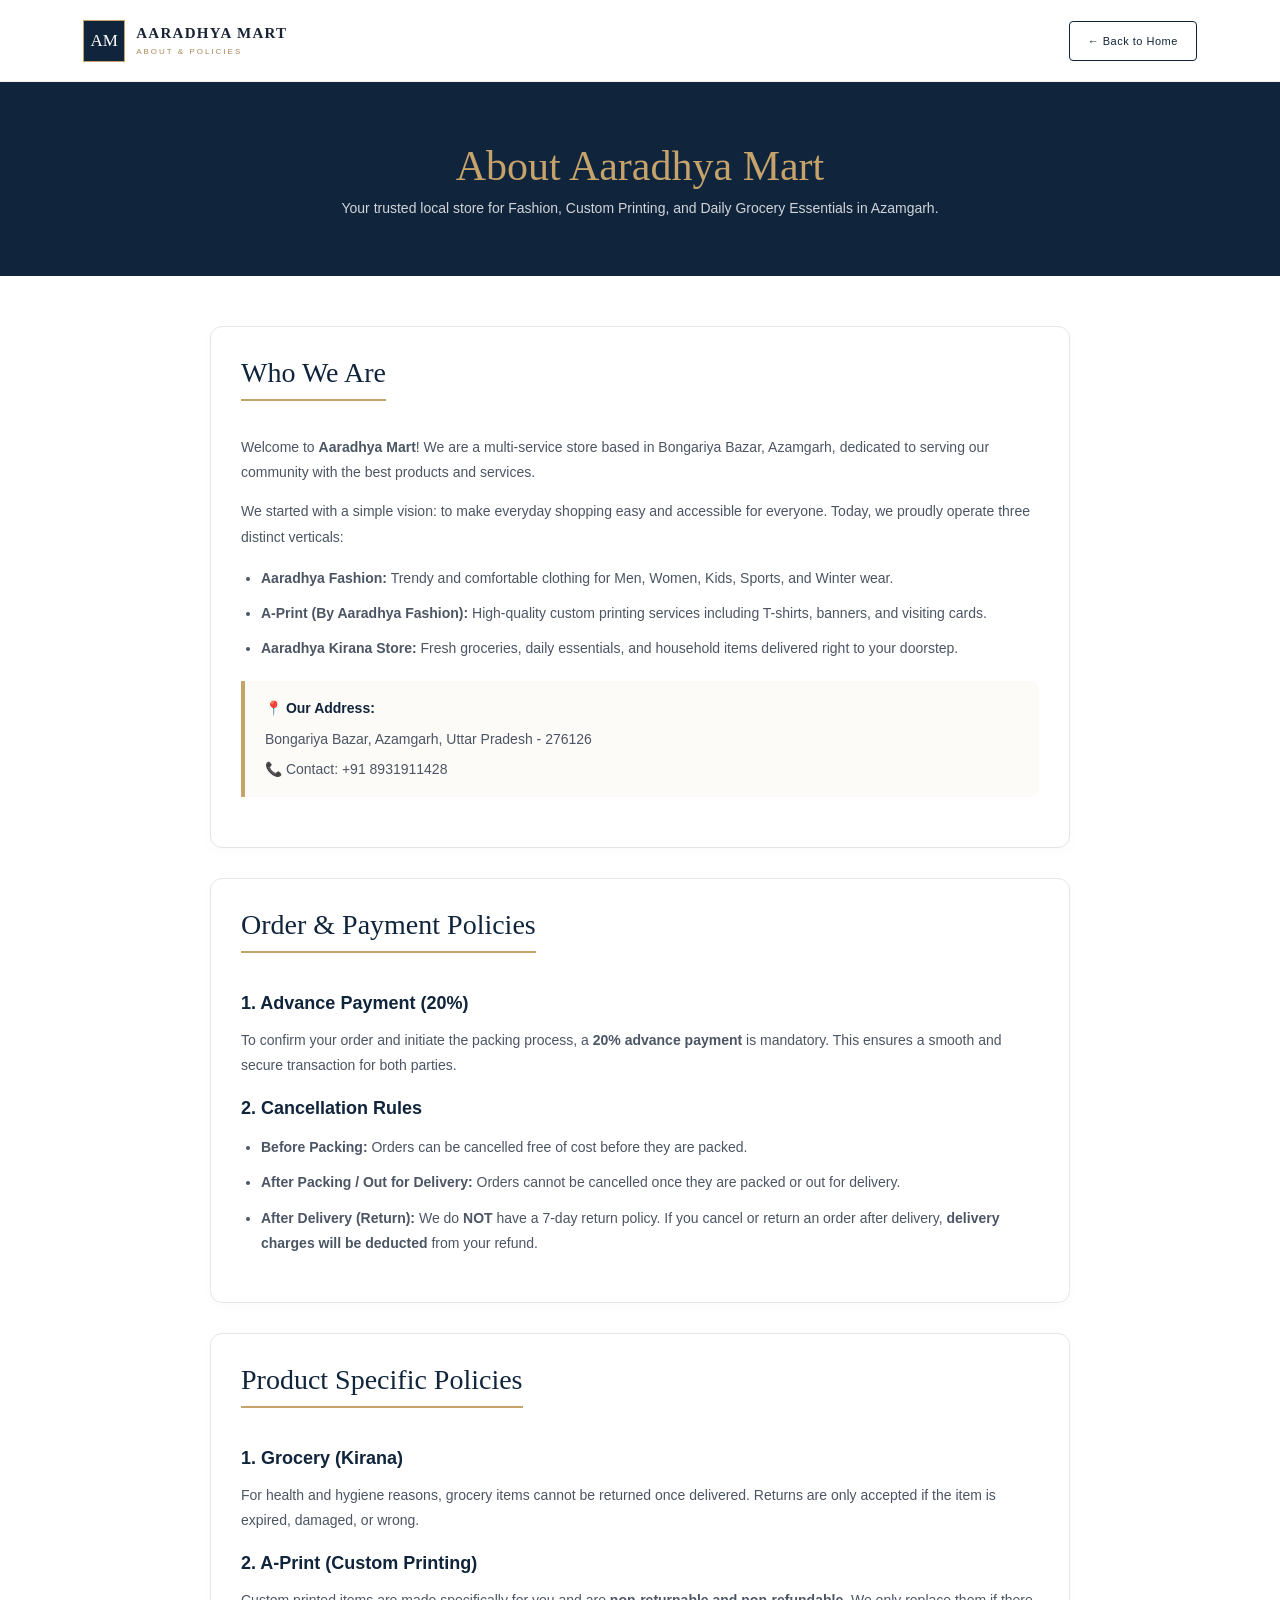
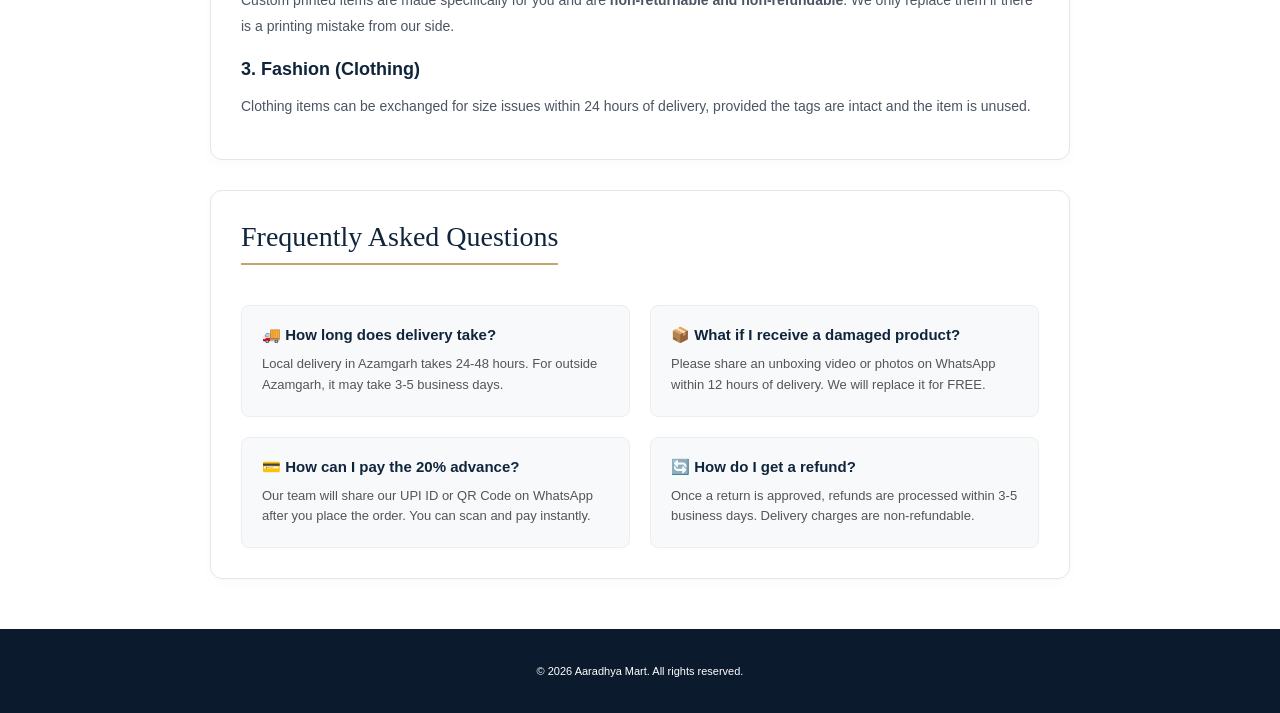
<file: about.html>
<!doctype html>
<html lang="en">
<head>
  <meta charset="UTF-8">
  <meta name="viewport" content="width=device-width, initial-scale=1">
  <title>About Us & Policies | Aaradhya Mart</title>
  <link rel="stylesheet" href="style.css">
  <style>
    .page-header { background: var(--navy); color: #fff; padding: 60px 7%; text-align: center; }
    .page-header h1 { font: normal 42px Georgia, serif; margin: 0 0 10px; color: var(--gold); }
    .page-header p { font-size: 14px; color: #d1d5db; max-width: 600px; margin: 0 auto; }
    
    .content-container { max-width: 900px; margin: 50px auto; padding: 0 20px; }
    
    /* Policy Cards Design */
    .info-section { background: #fff; padding: 30px; border: 1px solid var(--line); border-radius: 12px; margin-bottom: 30px; box-shadow: 0 4px 15px rgba(0,0,0,0.02); }
    .info-section h2 { font: normal 28px Georgia, serif; color: var(--navy); margin-top: 0; border-bottom: 2px solid var(--gold); padding-bottom: 10px; display: inline-block; margin-bottom: 20px; }
    .info-section h3 { font-size: 18px; color: var(--navy); margin-top: 20px; margin-bottom: 10px; }
    .info-section p, .info-section li { font-size: 14px; line-height: 1.8; color: #4b5563; margin-bottom: 10px; }
    .info-section ul { padding-left: 20px; }
    
    .highlight-box { background: #fdfbf7; border-left: 4px solid var(--gold); padding: 15px 20px; margin: 20px 0; border-radius: 0 8px 8px 0; }

    /* FAQ Grid */
    .faq-grid { display: grid; grid-template-columns: 1fr 1fr; gap: 20px; margin-top: 20px; }
    .faq-card { background: #f8f9fa; padding: 20px; border-radius: 8px; border: 1px solid #eee; }
    .faq-card h4 { font-size: 15px; color: var(--navy); margin: 0 0 10px; display: flex; align-items: center; gap: 8px; }
    .faq-card p { font-size: 13px; margin: 0; color: #555; line-height: 1.6; }
    
    @media (max-width: 650px) { .faq-grid { grid-template-columns: 1fr; } }
  </style>
</head>
<body>
  <header class="site-header">
    <a class="brand" href="index.html"><span class="brand-mark">AM</span><span><strong>AARADHYA MART</strong><small>ABOUT & POLICIES</small></span></a>
    <a href="index.html" class="header-wa" style="background:#fff; color:var(--navy); border:1px solid var(--navy);">← Back to Home</a>
  </header>

  <main>
    <div class="page-header">
      <h1>About Aaradhya Mart</h1>
      <p>Your trusted local store for Fashion, Custom Printing, and Daily Grocery Essentials in Azamgarh.</p>
    </div>

    <div class="content-container">
      
      <!-- ABOUT US SECTION -->
      <div class="info-section">
        <h2>Who We Are</h2>
        <p>Welcome to <strong>Aaradhya Mart</strong>! We are a multi-service store based in Bongariya Bazar, Azamgarh, dedicated to serving our community with the best products and services.</p>
        <p>We started with a simple vision: to make everyday shopping easy and accessible for everyone. Today, we proudly operate three distinct verticals:</p>
        
        <ul>
          <li><strong>Aaradhya Fashion:</strong> Trendy and comfortable clothing for Men, Women, Kids, Sports, and Winter wear.</li>
          <li><strong>A-Print (By Aaradhya Fashion):</strong> High-quality custom printing services including T-shirts, banners, and visiting cards.</li>
          <li><strong>Aaradhya Kirana Store:</strong> Fresh groceries, daily essentials, and household items delivered right to your doorstep.</li>
        </ul>
        
        <div class="highlight-box">
          <p style="margin: 0; font-weight: bold; color: var(--navy);">📍 Our Address:</p>
          <p style="margin: 5px 0 0;">Bongariya Bazar, Azamgarh, Uttar Pradesh - 276126</p>
          <p style="margin: 5px 0 0;">📞 Contact: +91 8931911428</p>
        </div>
      </div>

      <!-- CUSTOM ORDER POLICIES (Naya Rules) -->
      <div class="info-section">
        <h2>Order & Payment Policies</h2>
        
        <h3>1. Advance Payment (20%)</h3>
        <p>To confirm your order and initiate the packing process, a <strong>20% advance payment</strong> is mandatory. This ensures a smooth and secure transaction for both parties.</p>
        
        <h3>2. Cancellation Rules</h3>
        <ul>
          <li><strong>Before Packing:</strong> Orders can be cancelled free of cost before they are packed.</li>
          <li><strong>After Packing / Out for Delivery:</strong> Orders cannot be cancelled once they are packed or out for delivery.</li>
          <li><strong>After Delivery (Return):</strong> We do <strong>NOT</strong> have a 7-day return policy. If you cancel or return an order after delivery, <strong>delivery charges will be deducted</strong> from your refund.</li>
        </ul>
      </div>

      <!-- PRODUCT SPECIFIC POLICIES -->
      <div class="info-section">
        <h2>Product Specific Policies</h2>
        
        <h3>1. Grocery (Kirana)</h3>
        <p>For health and hygiene reasons, grocery items cannot be returned once delivered. Returns are only accepted if the item is expired, damaged, or wrong.</p>
        
        <h3>2. A-Print (Custom Printing)</h3>
        <p>Custom printed items are made specifically for you and are <strong>non-returnable and non-refundable</strong>. We only replace them if there is a printing mistake from our side.</p>
        
        <h3>3. Fashion (Clothing)</h3>
        <p>Clothing items can be exchanged for size issues within 24 hours of delivery, provided the tags are intact and the item is unused.</p>
      </div>

      <!-- NAYA: FAQ SECTION (Customer Queries) -->
      <div class="info-section">
        <h2>Frequently Asked Questions</h2>
        <div class="faq-grid">
          
          <div class="faq-card">
            <h4>🚚 How long does delivery take?</h4>
            <p>Local delivery in Azamgarh takes 24-48 hours. For outside Azamgarh, it may take 3-5 business days.</p>
          </div>

          <div class="faq-card">
            <h4>📦 What if I receive a damaged product?</h4>
            <p>Please share an unboxing video or photos on WhatsApp within 12 hours of delivery. We will replace it for FREE.</p>
          </div>

          <div class="faq-card">
            <h4>💳 How can I pay the 20% advance?</h4>
            <p>Our team will share our UPI ID or QR Code on WhatsApp after you place the order. You can scan and pay instantly.</p>
          </div>

          <div class="faq-card">
            <h4>🔄 How do I get a refund?</h4>
            <p>Once a return is approved, refunds are processed within 3-5 business days. Delivery charges are non-refundable.</p>
          </div>

        </div>
      </div>

    </div>
  </main>

  <footer class="site-footer" style="margin-top: 0;">
    <p>© 2026 Aaradhya Mart. All rights reserved.</p>
  </footer>
</body>
</html>
</file>
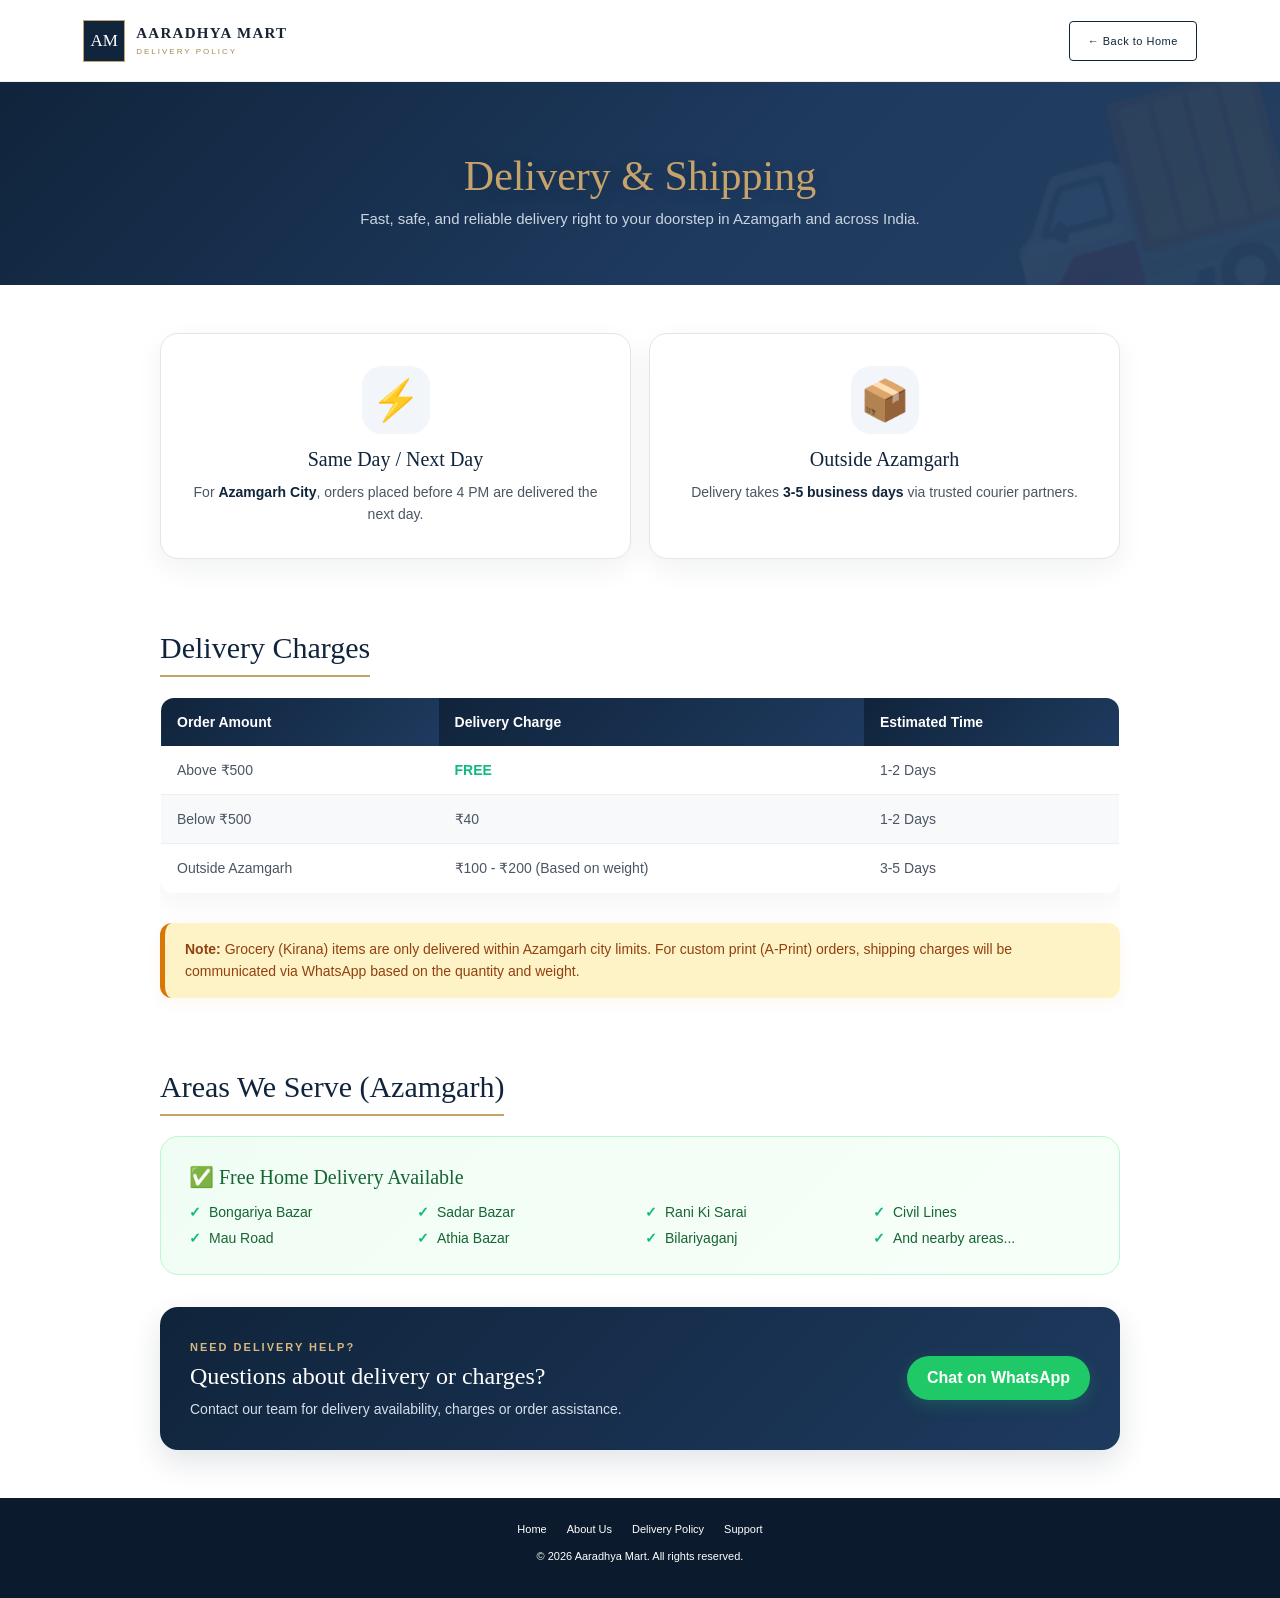
<file: delivery-policy.html>
<!doctype html>
<html lang="en">
<head>
  <meta charset="UTF-8">
  <meta name="viewport" content="width=device-width, initial-scale=1">
  <title>Delivery & Shipping Policy | Aaradhya Mart</title>
  <link rel="icon" href="data:image/svg+xml,<svg xmlns='http://www.w3.org/2000/svg' viewBox='0 0 100 100'><rect width='100' height='100' fill='%2310243b'/><text x='50' y='68' font-size='55' font-family='Georgia' fill='%23c5a36b' text-anchor='middle'>A</text></svg>">
  <link rel="stylesheet" href="style.css">
  <style>
    .page-header { background: var(--navy); color: #fff; padding: 60px 7% 50px; text-align: center; position: relative; overflow: hidden; }
    .page-header::before { content: "🚚"; position: absolute; font-size: 250px; opacity: 0.05; right: -20px; bottom: -50px; transform: rotate(-15deg); }
    .page-header h1 { font: normal 42px Georgia, serif; margin: 0 0 10px; color: var(--gold); position: relative; }
    .page-header p { font-size: 15px; color: #cbd5e1; max-width: 600px; margin: 0 auto; position: relative; }

    .policy-container { max-width: 900px; margin: 50px auto; padding: 0 20px; }
    
    .delivery-grid { display: grid; grid-template-columns: 1fr 1fr; gap: 20px; margin-bottom: 40px; }
    .delivery-card { background: #fff; border: 1px solid var(--line); padding: 30px 25px; border-radius: 12px; text-align: center; box-shadow: 0 4px 15px rgba(0,0,0,0.02); transition: 0.3s; }
    .delivery-card:hover { transform: translateY(-5px); box-shadow: 0 10px 30px rgba(16,36,59,0.08); border-color: var(--gold); }
    .delivery-card .dc-icon { font-size: 40px; margin-bottom: 15px; display: block; }
    .delivery-card h3 { font: normal 20px Georgia, serif; color: var(--navy); margin: 0 0 10px; }
    .delivery-card p { font-size: 14px; color: #4b5563; line-height: 1.6; margin: 0; }
    .delivery-card strong { color: var(--navy); }

    .section-title { font: normal 28px Georgia, serif; color: var(--navy); margin: 40px 0 20px; border-bottom: 2px solid var(--gold); padding-bottom: 10px; display: inline-block; }
    
    .charge-table { width: 100%; border-collapse: collapse; margin-bottom: 30px; background: #fff; border-radius: 12px; overflow: hidden; box-shadow: 0 4px 15px rgba(0,0,0,0.03); border: 1px solid #eee; }
    .charge-table th { background: var(--navy); color: #fff; padding: 15px; text-align: left; font-size: 14px; }
    .charge-table td { padding: 15px; border-bottom: 1px solid #eee; font-size: 14px; color: #4b5563; }
    .charge-table tr:last-child td { border-bottom: none; }
    .charge-table tr:nth-child(even) { background: #f8f9fa; }

    .area-list { background: #f0fdf4; border: 1px solid #bbf7d0; border-radius: 12px; padding: 25px; margin-bottom: 30px; }
    .area-list h3 { font: normal 20px Georgia, serif; color: #166534; margin: 0 0 15px; }
    .area-list ul { list-style: none; padding: 0; margin: 0; display: grid; grid-template-columns: repeat(auto-fill, minmax(200px, 1fr)); gap: 10px; }
    .area-list li { font-size: 14px; color: #166534; display: flex; align-items: center; gap: 8px; }
    .area-list li::before { content: "✓"; color: #10b981; font-weight: bold; }

    .note-box { background: #fef3c7; border-left: 4px solid #d97706; padding: 15px 20px; border-radius: 0 8px 8px 0; margin-bottom: 40px; }
    .note-box p { margin: 0; font-size: 14px; color: #92400e; line-height: 1.6; }

    @media (max-width: 650px) {
      .delivery-grid { grid-template-columns: 1fr; }
      .page-header h1 { font-size: 32px; }
      .charge-table th, .charge-table td { padding: 12px 10px; font-size: 13px; }
    }

    /* Premium delivery policy refresh */
    .page-header { background: linear-gradient(135deg,#10243b 0%,#1e3a5f 58%,#243f60 100%); padding: clamp(42px,6vw,70px) 7% clamp(38px,5vw,58px); }
    .page-header h1 { text-shadow: 0 2px 20px rgba(0,0,0,.16); }
    .policy-container { max-width: 1000px; margin: clamp(28px,4vw,48px) auto; }
    .delivery-grid { gap: 18px; }
    .delivery-card { border-radius: 18px; padding: clamp(22px,3vw,32px); box-shadow: 0 10px 28px rgba(16,36,59,.06); }
    .delivery-card .dc-icon { width: 68px; height: 68px; display: grid; place-items: center; margin: 0 auto 14px; border-radius: 20px; background: #f2f5f9; }
    .section-title { margin-top: 32px; font-size: clamp(24px,3vw,30px); }
    .charge-table-wrap { width: 100%; overflow-x: auto; border-radius: 14px; -webkit-overflow-scrolling: touch; }
    .charge-table { min-width: 540px; border-radius: 14px; box-shadow: 0 10px 28px rgba(16,36,59,.05); }
    .charge-table th { background: linear-gradient(135deg,#10243b,#1e3a5f); }
    .charge-table td, .charge-table th { padding: 16px; }
    .area-list { border-radius: 18px; background: linear-gradient(135deg,#f0fdf4,#f7fff9); padding: clamp(18px,3vw,28px); }
    .area-list ul { grid-template-columns: repeat(auto-fit,minmax(180px,1fr)); }
    .note-box { border-radius: 12px; border-left-width: 5px; box-shadow: 0 4px 15px rgba(217,119,6,.06); }
    .delivery-help-card { display:flex; align-items:center; justify-content:space-between; gap:22px; margin:32px 0 10px; padding:clamp(20px,3vw,30px); border-radius:18px; background:linear-gradient(135deg,#10243b,#1e3a5f); color:#fff; box-shadow:0 12px 30px rgba(16,36,59,.12); }
    .delivery-help-kicker { color:#d6b77f; font-size:11px; font-weight:800; letter-spacing:2px; }
    .delivery-help-copy h3 { margin:8px 0; color:#fff; font:normal 24px Georgia,serif; }
    .delivery-help-copy p { margin:0; color:#d5deea; line-height:1.6; font-size:14px; }
    .delivery-whatsapp { flex-shrink:0; display:inline-flex; align-items:center; justify-content:center; padding:13px 20px; border-radius:999px; background:#20c968; color:#fff; text-decoration:none; font-weight:700; transition:transform .2s,box-shadow .2s; box-shadow:0 5px 16px rgba(32,201,104,.22); }
    .delivery-whatsapp:hover { transform:translateY(-2px); box-shadow:0 8px 22px rgba(32,201,104,.28); }
    @media(max-width:650px) { .policy-container { margin:28px auto; padding:0 16px; } .delivery-card { padding:22px 18px; } .charge-table th,.charge-table td { padding:12px 10px; } .delivery-help-card { flex-direction:column; align-items:stretch; text-align:center; gap:16px; } .delivery-whatsapp { width:100%; box-sizing:border-box; } .area-list ul { grid-template-columns:1fr 1fr; } }
    @media(prefers-reduced-motion:reduce) { .delivery-card,.delivery-whatsapp { transition:none; } .delivery-card:hover,.delivery-whatsapp:hover { transform:none; } }
  </style>
</head>
<body>
  <header class="site-header">
    <a class="brand" href="index.html"><span class="brand-mark">AM</span><span><strong>AARADHYA MART</strong><small>DELIVERY POLICY</small></span></a>
    <a href="index.html" class="header-wa" style="background:#fff; color:var(--navy); border:1px solid var(--navy);">← Back to Home</a>
  </header>

  <div class="page-header">
    <h1>Delivery & Shipping</h1>
    <p>Fast, safe, and reliable delivery right to your doorstep in Azamgarh and across India.</p>
  </div>

  <div class="policy-container">
    
    <div class="delivery-grid">
      <div class="delivery-card">
        <span class="dc-icon">⚡</span>
        <h3>Same Day / Next Day</h3>
        <p>For <strong>Azamgarh City</strong>, orders placed before 4 PM are delivered the next day.</p>
      </div>
      <div class="delivery-card">
        <span class="dc-icon">📦</span>
        <h3>Outside Azamgarh</h3>
        <p>Delivery takes <strong>3-5 business days</strong> via trusted courier partners.</p>
      </div>
    </div>

    <h2 class="section-title">Delivery Charges</h2>
    <div class="charge-table-wrap">
    <table class="charge-table">
      <thead>
        <tr>
          <th>Order Amount</th>
          <th>Delivery Charge</th>
          <th>Estimated Time</th>
        </tr>
      </thead>
      <tbody>
        <tr>
          <td>Above ₹500</td>
          <td style="color: #10b981; font-weight: bold;">FREE</td>
          <td>1-2 Days</td>
        </tr>
        <tr>
          <td>Below ₹500</td>
          <td>₹40</td>
          <td>1-2 Days</td>
        </tr>
        <tr>
          <td>Outside Azamgarh</td>
          <td>₹100 - ₹200 (Based on weight)</td>
          <td>3-5 Days</td>
        </tr>
      </tbody>
    </table>
    </div>

    <div class="note-box">
      <p><strong>Note:</strong> Grocery (Kirana) items are only delivered within Azamgarh city limits. For custom print (A-Print) orders, shipping charges will be communicated via WhatsApp based on the quantity and weight.</p>
    </div>

    <h2 class="section-title">Areas We Serve (Azamgarh)</h2>
    <div class="area-list">
      <h3>✅ Free Home Delivery Available</h3>
      <ul>
        <li>Bongariya Bazar</li>
        <li>Sadar Bazar</li>
        <li>Rani Ki Sarai</li>
        <li>Civil Lines</li>
        <li>Mau Road</li>
        <li>Athia Bazar</li>
        <li>Bilariyaganj</li>
        <li>And nearby areas...</li>
      </ul>
    </div>

    <div class="delivery-help-card">
      <div class="delivery-help-copy">
        <span class="delivery-help-kicker">NEED DELIVERY HELP?</span>
        <h3>Questions about delivery or charges?</h3>
        <p>Contact our team for delivery availability, charges or order assistance.</p>
      </div>
      <a class="delivery-whatsapp" href="https://wa.me/918931911428?text=Hello%20Aaradhya%20Mart%2C%20I%20have%20a%20question%20about%20delivery." target="_blank" rel="noopener">Chat on WhatsApp</a>
    </div>


  </div>


  <footer class="site-footer" style="margin-top: 0;">
    <div class="footer-links" style="display: flex; justify-content: center; gap: 20px; margin-bottom: 15px; flex-wrap: wrap;">
      <a href="index.html">Home</a>
      <a href="about.html">About Us</a>
      <a href="delivery-policy.html">Delivery Policy</a>
      <a href="support.html">Support</a>
    </div>
    <p>© 2026 Aaradhya Mart. All rights reserved.</p>
  </footer>
</body>
</html>
</file>
<file: style.css>
/* ==========================================================
   AARADHYA MART — MASTER STYLESHEET (REFACTORED)
   - Removed duplicate animations (fly-to-cart, cartBounce)
   - Centralized toast styles
   - Added reusable tracker component styles
   ========================================================== */

:root {
  --navy: #10243b;
  --gold: #c5a36b;
  --cream: #f7f5f0;
  --ink: #182333;
  --muted: #777f89;
  --line: #e6e5e1;
  --white: #fff;
  --success: #10b981;
  --danger: #ef4444;
}

* { box-sizing: border-box; }
body {
  margin: 0;
  background: #fff;
  color: var(--ink);
  font-family: Arial, Helvetica, sans-serif;
}
a { color: inherit; text-decoration: none; }
button, input, select, textarea { font: inherit; }
img { max-width: 100%; }

/* ==================== HEADER ==================== */
.site-header {
  height: 82px;
  padding: 0 6.5%;
  display: flex;
  align-items: center;
  justify-content: space-between;
  background: #fff;
  border-bottom: 1px solid #f0efec;
  position: sticky;
  top: 0;
  z-index: 100;
}
.brand { display: flex; align-items: center; gap: 11px; }
.brand-mark {
  width: 42px; height: 42px;
  display: grid; place-items: center;
  background: var(--navy); color: #fff;
  font-family: Georgia, serif; font-size: 17px;
  border: 1px solid var(--gold);
}
.brand strong {
  display: block;
  font-family: Georgia, serif;
  font-size: 15px;
  letter-spacing: 1.3px;
}
.brand small {
  display: block;
  color: #a88756;
  font-size: 8px;
  letter-spacing: 2px;
  margin-top: 5px;
}
.header-wa {
  font-size: 11px;
  background: var(--navy);
  color: #fff;
  padding: 13px 18px;
  letter-spacing: .5px;
  border-radius: 4px;
  transition: 0.3s;
}
.header-wa:hover { background: #1e3a5f; }

/* ==================== HERO ==================== */
.hero {
  height: 400px;
  position: relative;
  background: #263a4d url('https://images.unsplash.com/photo-1483985988355-763728e1935b?auto=format&fit=crop&w=2000&q=85') center 38%/cover;
  display: flex;
  align-items: center;
  padding: 0 11%;
  color: #fff;
}
.hero-shade {
  position: absolute;
  inset: 0;
  background: linear-gradient(90deg, rgba(8,24,42,.92), rgba(8,24,42,.56) 48%, rgba(8,24,42,.08));
}
.hero-copy { position: relative; max-width: 570px; }
.eyebrow {
  font-size: 10px;
  letter-spacing: 3px;
  color: var(--gold);
  font-weight: bold;
  text-transform: uppercase;
}
.hero h1 {
  font: normal clamp(40px, 5vw, 64px)/1.04 Georgia, serif;
  margin: 23px 0;
}
.hero h1 em { color: #d5b681; font-weight: normal; }
.hero-copy p {
  font-size: 14px;
  line-height: 1.9;
  color: #e2e6e9;
  max-width: 430px;
}

/* ==================== SECTION HELPERS ==================== */
.section-wrap { padding-left: 7%; padding-right: 7%; }
.section-heading h2 {
  font: normal 38px Georgia, serif;
  margin: 12px 0 0;
  color: var(--navy);
}
.hidden { display: none !important; }

/* ==================== STORE DIRECTORY ==================== */
.store-dir-card { transition: transform 0.3s ease, box-shadow 0.3s ease; }
.store-dir-card:hover {
  transform: translateY(-5px);
  box-shadow: 0 15px 35px rgba(0,0,0,0.15) !important;
}

/* ==================== SHOP SECTION ==================== */
.shop-section { padding-top: 40px; padding-bottom: 85px; }
.shop-controls { display: flex; gap: 12px; margin-bottom: 20px; }

.search-field {
  height: 46px;
  border: 1px solid var(--line);
  display: flex;
  align-items: center;
  gap: 10px;
  padding: 0 14px;
  flex: 1;
  background: #fff;
  border-radius: 6px;
}
.search-field input {
  border: 0;
  outline: 0;
  width: 100%;
  font-size: 13px;
  background: transparent;
}
.shop-controls select {
  border: 1px solid var(--line);
  background: #fff;
  padding: 0 14px;
  min-width: 155px;
  font-size: 12px;
  outline: none;
  border-radius: 6px;
  height: 46px;
}

/* ==================== CATEGORY NAV PILLS ==================== */
.category-nav {
  display: flex;
  flex-wrap: wrap;
  gap: 10px;
  margin-bottom: 20px;
  padding-bottom: 15px;
  border-bottom: 1px solid var(--line);
}
.cat-nav-btn {
  background: #fff;
  border: 1px solid var(--line);
  color: var(--ink);
  padding: 10px 18px;
  border-radius: 30px;
  font-size: 12px;
  font-weight: 600;
  cursor: pointer;
  transition: all 0.2s ease;
}
.cat-nav-btn:hover { border-color: var(--navy); color: var(--navy); }
.cat-nav-btn.active {
  background: var(--navy);
  color: #fff;
  border-color: var(--navy);
  box-shadow: 0 4px 10px rgba(16,36,59,0.2);
}

/* ==================== PRODUCT GRID ==================== */
.product-grid {
  display: grid;
  grid-template-columns: repeat(auto-fill, minmax(180px, 1fr));
  gap: 15px;
  align-items: stretch;
}

/* ==================== PRODUCT CARD ==================== */
.product-card {
  border: 1px solid #e5e7eb;
  border-radius: 12px;
  padding: 10px;
  transition: all 0.25s ease;
  background: #fff;
  display: flex;
  flex-direction: column;
  height: 100%;
}
.product-card:hover {
  transform: translateY(-4px);
  box-shadow: 0 12px 30px rgba(16,36,59,0.1);
  border-color: var(--gold);
}

.product-image-wrap {
  position: relative;
  width: 100%;
  aspect-ratio: 1/1;
  background: #f8f9fa;
  display: flex;
  align-items: center;
  justify-content: center;
  overflow: hidden;
  border-radius: 8px;
  margin-bottom: 10px;
  cursor: pointer;
}
.product-image-wrap img {
  width: 100%;
  height: 100%;
  object-fit: contain;
  padding: 10px;
  transition: transform 0.35s ease;
}

.quick-view-overlay {
  position: absolute;
  top: 0; left: 0; right: 0; bottom: 0;
  background: rgba(16,36,59,0.85);
  color: #fff;
  display: flex;
  align-items: center;
  justify-content: center;
  font-size: 12px;
  font-weight: bold;
  letter-spacing: 1.5px;
  opacity: 0;
  transition: opacity 0.3s ease;
  text-transform: uppercase;
  pointer-events: none;
  z-index: 10;
  border-radius: 8px;
}
.product-card:hover .quick-view-overlay { opacity: 1; }

.product-tag {
  position: absolute;
  top: 8px;
  left: 8px;
  background: var(--navy);
  color: #fff;
  padding: 4px 8px;
  font-size: 9px;
  letter-spacing: 1px;
  font-weight: bold;
  border-radius: 3px;
  box-shadow: 0 2px 6px rgba(0,0,0,0.15);
  z-index: 4;
}

.out-of-stock-tag {
  position: absolute;
  inset: 0;
  background: rgba(255,255,255,0.75);
  color: var(--danger);
  display: flex;
  align-items: center;
  justify-content: center;
  font-size: 13px;
  font-weight: 900;
  letter-spacing: 2px;
  z-index: 4;
}

.card-images-count {
  position: absolute;
  bottom: 8px;
  right: 8px;
  background: rgba(16, 36, 59, 0.85);
  color: #fff;
  font-size: 10px;
  padding: 3px 8px;
  border-radius: 12px;
  letter-spacing: 0.3px;
  z-index: 4;
}

/* ==================== PRODUCT INFO ==================== */
.product-info {
  padding: 0;
  flex: 1;
  display: flex;
  flex-direction: column;
}
.product-category {
  font-size: 10px;
  color: var(--muted);
  text-transform: uppercase;
  letter-spacing: 0.3px;
}
.product-info h3 {
  font-size: 13px;
  margin: 5px 0 6px;
  line-height: 1.35;
  height: 36px;
  overflow: hidden;
  font-family: Arial, sans-serif;
  font-weight: bold;
  color: var(--navy);
  display: -webkit-box;
  -webkit-line-clamp: 2;
  -webkit-box-orient: vertical;
}
.product-price {
  font-size: 14px;
  font-weight: bold;
  color: var(--navy);
}
.old-price {
  font-size: 10px;
  color: #9a9a9a;
  text-decoration: line-through;
  margin-left: 5px;
  font-weight: normal;
}

/* ==================== PRICE ROW ==================== */
.price-row {
  display: flex;
  align-items: center;
  justify-content: space-between;
  gap: 6px;
  margin: 6px 0 10px;
}
.price-row .price-display {
  font-size: 17px;
  font-weight: bold;
  color: var(--navy);
  line-height: 1;
}
.price-row .unit-pill {
  border: 1px solid var(--line);
  padding: 4px 6px;
  border-radius: 4px;
  font-size: 10px;
  background: #f8f9fa;
  color: var(--navy);
  font-weight: 600;
  cursor: pointer;
  outline: none;
  max-width: 75px;
  transition: 0.2s;
}
.price-row .unit-pill:hover { border-color: var(--navy); background: #fff; }

.unit-pill-full {
  width: 100%;
  padding: 6px 8px;
  border: 1px solid var(--line);
  border-radius: 4px;
  background: #fff;
  font-size: 11px;
  color: var(--navy);
  font-weight: 600;
  cursor: pointer;
  outline: none;
  margin-bottom: 8px;
  transition: 0.2s;
}
.unit-pill-full:hover { border-color: var(--navy); }

.unit-selector {
  width: 100%;
  padding: 6px;
  margin-top: 5px;
  border: 1px solid var(--line);
  border-radius: 4px;
  background: #f8f9fa;
  font-size: 12px;
  color: var(--navy);
  font-weight: bold;
  outline: none;
  cursor: pointer;
}

/* ==================== PRODUCT ACTIONS ==================== */
.product-actions-modern {
  display: grid;
  grid-template-columns: 1fr 1fr;
  gap: 6px;
  margin-top: auto;
}
.btn-add-cart, .btn-buy-now {
  padding: 9px 4px;
  border-radius: 6px;
  border: none;
  cursor: pointer;
  font-size: 11px;
  font-weight: bold;
  transition: all 0.2s ease;
  display: flex;
  align-items: center;
  justify-content: center;
  gap: 3px;
  white-space: nowrap;
}
.btn-add-cart {
  background: #f0f4f8;
  color: var(--navy);
  border: 1px solid #d1d5db;
}
.btn-add-cart:hover {
  background: var(--gold);
  border-color: var(--gold);
  color: var(--navy);
}
.btn-buy-now {
  background: var(--navy);
  color: #fff;
  border: 1px solid var(--navy);
}
.btn-buy-now:hover { background: #1e3a5f; }
.btn-add-cart:disabled, .btn-buy-now:disabled {
  background: #e5e7eb;
  color: #999;
  border-color: #e5e7eb;
  cursor: not-allowed;
}

.product-actions { display: flex; gap: 8px; margin-top: 10px; }
.small-button, .btn-view, .btn-order {
  font-size: 11px;
  padding: 8px 5px;
  border-radius: 4px;
  border: 1px solid var(--navy);
  background: #fff;
  color: var(--navy);
  cursor: pointer;
  flex: 1;
  text-align: center;
  font-weight: bold;
  transition: 0.2s;
}
.small-button.primary, .btn-order { background: var(--navy); color: #fff; }
.small-button:disabled, .btn-order:disabled {
  background: #ccc;
  border-color: #ccc;
  cursor: not-allowed;
}
.add-cart-btn { background: var(--gold); color: var(--navy); border: 1px solid var(--gold); }

/* ==================== COMING SOON CARD ==================== */
.coming-soon-card {
  border: 2px dashed #d1d5db;
  border-radius: 12px;
  padding: 25px 18px;
  text-align: center;
  background: #fafbfc;
  display: flex;
  flex-direction: column;
  justify-content: center;
  align-items: center;
  height: 100%;
  min-height: 100%;
}
.coming-soon-icon { font-size: 38px; margin-bottom: 12px; opacity: 0.4; }
.coming-soon-card h3 { font: normal 15px Georgia, serif; color: var(--navy); margin: 0 0 6px; }
.coming-soon-card p { font-size: 11px; color: #999; margin: 0 0 16px; line-height: 1.5; }
.coming-soon-card a {
  background: var(--navy);
  color: #fff;
  padding: 8px 16px;
  border-radius: 5px;
  font-size: 11px;
  font-weight: bold;
  text-decoration: none;
  transition: 0.2s;
}
.coming-soon-card a:hover { background: #1e3a5f; }

/* ==================== TRUST ROW ==================== */
.shop-trust-row {
  display: flex;
  justify-content: center;
  gap: 18px;
  flex-wrap: wrap;
  padding: 12px 15px;
  margin: 0 0 25px;
  background: #f0fdf4;
  border: 1px solid #bbf7d0;
  border-radius: 10px;
  font-size: 11px;
  color: #166534;
  font-weight: 600;
}

.product-count-label { font-size: 12px; color: var(--muted); font-weight: 500; }
.product-count-label strong { color: var(--navy); }

/* ==================== EMPTY STATE ==================== */
.empty-state {
  text-align: center;
  padding: 60px 20px;
  color: var(--muted);
}
.empty-state span { font-size: 48px; display: block; margin-bottom: 15px; opacity: 0.4; }
.empty-state h3 { font: normal 22px Georgia, serif; color: var(--navy); margin: 0; }

/* ==================== PRODUCT DIALOG ==================== */
.product-dialog {
  border: 0;
  padding: 0;
  width: min(820px, 92vw);
  max-width: none;
  box-shadow: 0 20px 80px rgba(0,0,0,0.3);
  border-radius: 12px;
  overflow: hidden;
}
.product-dialog::backdrop {
  background: rgba(7,24,43,0.7);
  backdrop-filter: blur(4px);
}
.dialog-close {
  position: absolute;
  right: 12px;
  top: 8px;
  border: 0;
  background: #fff;
  width: 34px;
  height: 34px;
  border-radius: 50%;
  font-size: 24px;
  cursor: pointer;
  z-index: 20;
  box-shadow: 0 2px 10px rgba(0,0,0,0.1);
}
.dialog-layout {
  display: grid;
  grid-template-columns: 1fr 1fr;
  max-height: 85vh;
}
.dialog-details {
  padding: 30px;
  display: flex;
  flex-direction: column;
  justify-content: center;
  overflow-y: auto;
}
.dialog-details h2 {
  font: normal 26px Georgia, serif;
  color: var(--navy);
  margin-top: 0;
}
.dialog-details p { font-size: 13px; line-height: 1.8; color: #68717a; }
.dialog-details select {
  width: 100%;
  padding: 12px;
  border: 1px solid var(--line);
  margin-bottom: 10px;
  outline: none;
  border-radius: 6px;
}
.button-navy {
  background: var(--navy);
  color: #fff;
  padding: 15px;
  width: 100%;
  border: 0;
  font-weight: bold;
  cursor: pointer;
  margin-top: 10px;
  transition: 0.2s;
  border-radius: 6px;
}
.button-navy:hover { background: #1e3a5f; }

/* ==================== MULTI-IMAGE GALLERY ==================== */
.dialog-image-slider {
  position: relative;
  width: 100%;
  height: 100%;
  min-height: 350px;
  max-height: 450px;
  background: #f8f9fa;
  display: flex;
  align-items: center;
  justify-content: center;
  overflow: hidden;
}
.dialog-image-slider img {
  width: 100%;
  height: 100%;
  object-fit: contain;
  padding: 25px;
  transition: opacity 0.3s;
}
.slider-btn {
  position: absolute;
  top: 50%;
  transform: translateY(-50%);
  background: rgba(255,255,255,0.9);
  border: 1px solid #ccc;
  width: 35px;
  height: 35px;
  border-radius: 50%;
  font-size: 18px;
  cursor: pointer;
  display: flex;
  align-items: center;
  justify-content: center;
  z-index: 10;
  box-shadow: 0 2px 5px rgba(0,0,0,0.1);
}
.slider-btn:hover { background: #fff; color: var(--navy); }
.slider-prev { left: 10px; }
.slider-next { right: 10px; }
.slider-dots {
  position: absolute;
  bottom: 15px;
  left: 0;
  right: 0;
  display: flex;
  justify-content: center;
  gap: 5px;
  z-index: 10;
}
.slider-dot {
  width: 10px;
  height: 10px;
  background: #ccc;
  border-radius: 50%;
  cursor: pointer;
}
.slider-dot.active { background: var(--navy); width: 12px; height: 12px; }

/* ==================== TOASTS ==================== */
.toast-notification {
  position: fixed;
  top: 100px;
  right: 20px;
  background: #fff;
  color: var(--navy);
  padding: 15px 25px;
  border-radius: 8px;
  box-shadow: 0 10px 30px rgba(0,0,0,0.15);
  display: flex;
  align-items: center;
  gap: 12px;
  font-size: 14px;
  font-weight: 600;
  z-index: 99999;
  border-left: 4px solid var(--success);
  transform: translateX(150%);
  transition: transform 0.4s cubic-bezier(0.68,-0.55,0.265,1.55);
}
.toast-notification.show { transform: translateX(0); }
.toast-icon { font-size: 18px; }

.premium-toast {
  position: fixed;
  top: 30px;
  left: 50%;
  transform: translateX(-50%) translateY(-100px);
  background: var(--navy);
  color: #fff;
  padding: 15px 25px;
  border-radius: 50px;
  font-weight: bold;
  font-size: 14px;
  box-shadow: 0 10px 30px rgba(16,36,59,0.4);
  display: flex;
  align-items: center;
  gap: 10px;
  z-index: 99999;
  transition: all 0.4s cubic-bezier(0.175, 0.885, 0.32, 1.275);
  border: 2px solid var(--gold);
}
.premium-toast.show { transform: translateX(-50%) translateY(0); }
.premium-toast.is-error { background: var(--danger); border-color: #fca5a5; }

/* ==================== FOOTER ==================== */
.site-footer {
  background: #0b1b2d;
  color: #fff;
  padding: 25px;
  text-align: center;
  font-size: 11px;
  margin-top: 50px;
}

/* ==================== FLOATING BUTTONS ==================== */
.global-cart-btn {
  position: fixed;
  bottom: 30px;
  right: 30px;
  background: var(--navy);
  color: #fff;
  padding: 12px 20px;
  border-radius: 50px;
  display: flex;
  align-items: center;
  gap: 8px;
  text-decoration: none;
  box-shadow: 0 8px 25px rgba(16,36,59,0.3);
  z-index: 9999;
  transition: transform 0.3s;
  border: 1px solid var(--gold);
}
.global-cart-btn:hover { transform: translateY(-2px); }
.cart-icon-svg { font-size: 20px; }
.cart-text { font-size: 14px; font-weight: bold; }
.cart-badge {
  background: var(--gold);
  color: var(--navy);
  width: 24px;
  height: 24px;
  display: flex;
  align-items: center;
  justify-content: center;
  border-radius: 50%;
  font-size: 12px;
  font-weight: bold;
}

.whatsapp-float-btn {
  position: fixed;
  bottom: 30px;
  left: 25px;
  background-color: #25D366;
  width: 55px;
  height: 55px;
  border-radius: 50%;
  display: flex;
  align-items: center;
  justify-content: center;
  box-shadow: 0 4px 15px rgba(37,211,102,0.4);
  z-index: 9999;
  animation: pulse 2s infinite;
}
.whatsapp-float-btn svg { width: 32px; height: 32px; }

.track-float-btn {
  position: fixed;
  bottom: 100px;
  left: 25px;
  background-color: #fff;
  color: var(--navy);
  padding: 10px 18px;
  border-radius: 50px;
  display: flex;
  align-items: center;
  gap: 8px;
  box-shadow: 0 4px 15px rgba(0,0,0,0.15);
  z-index: 9999;
  text-decoration: none;
  border: 2px solid var(--navy);
  transition: 0.2s;
}
.track-float-btn svg { width: 18px; height: 18px; stroke: var(--navy); stroke-width: 2.5; }
.track-float-btn span { font-size: 12px; font-weight: 900; text-transform: uppercase; }
.track-float-btn:hover { background: var(--navy); color: #fff; }
.track-float-btn:hover svg { stroke: #fff; }

@keyframes pulse {
  0% { box-shadow: 0 0 0 0 rgba(37,211,102,0.7); }
  70% { box-shadow: 0 0 0 15px rgba(37,211,102,0); }
  100% { box-shadow: 0 0 0 0 rgba(37,211,102,0); }
}

/* ==================== FLY-TO-CART (single source) ==================== */
.fly-image-anim {
  position: fixed;
  z-index: 99999;
  width: 60px;
  height: 60px;
  border-radius: 8px;
  object-fit: cover;
  box-shadow: 0 10px 20px rgba(0,0,0,0.2);
  transition: all 0.8s cubic-bezier(0.25, 1, 0.5, 1);
  pointer-events: none;
}
@keyframes cartBounce {
  0% { transform: scale(1); }
  50% { transform: scale(1.5); background-color: var(--success); color: #fff; }
  100% { transform: scale(1); }
}
.bounce-anim { animation: cartBounce 0.5s ease; }

/* ==================== DISCOUNT BADGE / HEADER SEARCH ==================== */
.discount-badge {
  display: inline-block;
  background: #10b981;
  color: #fff;
  font-size: 9px;
  font-weight: bold;
  padding: 2px 6px;
  border-radius: 4px;
  margin-left: 5px;
  letter-spacing: 0.5px;
  vertical-align: middle;
  box-shadow: 0 2px 5px rgba(16, 185, 129, 0.3);
}
.header-search-container {
  flex: 1;
  max-width: 700px;
  margin: 0 30px;
  position: relative;
}
.header-search-input {
  width: 100%;
  padding: 12px 18px 12px 45px;
  border: 1px solid #ddd;
  border-radius: 6px;
  font-size: 14px;
  outline: none;
  background: #f8f9fa url('data:image/svg+xml;utf8,<svg xmlns="http://www.w3.org/2000/svg" width="16" height="16" viewBox="0 0 24 24" fill="none" stroke="%23777" stroke-width="2" stroke-linecap="round" stroke-linejoin="round"><circle cx="11" cy="11" r="8"></circle><line x1="21" y1="21" x2="16.65" y2="16.65"></line></svg>') no-repeat 15px center;
  transition: 0.3s;
}
.header-search-input:focus {
  background-color: #fff;
  border-color: var(--navy);
  box-shadow: 0 4px 15px rgba(16,36,59,0.1);
}
.header-search-results {
  position: absolute;
  top: 100%;
  left: 0;
  right: 0;
  background: #fff;
  border: 1px solid var(--line);
  border-radius: 8px;
  margin-top: 5px;
  max-height: 400px;
  overflow-y: auto;
  box-shadow: 0 10px 30px rgba(0,0,0,0.15);
  display: none;
  z-index: 1000;
}
.header-search-results.active { display: block; }
.search-result-item {
  display: flex;
  align-items: center;
  gap: 15px;
  padding: 12px 18px;
  border-bottom: 1px solid #eee;
  cursor: pointer;
  transition: 0.2s;
  text-decoration: none;
  color: inherit;
}
.search-result-item:hover { background: #f0fdf4; }
.search-result-item img {
  width: 45px;
  height: 45px;
  object-fit: contain;
  border-radius: 4px;
  background: #f8f9fa;
}
.search-result-item h4 { margin: 0 0 3px; font-size: 14px; color: var(--navy); }
.search-result-item p { margin: 0; font-size: 11px; color: var(--muted); }
.search-result-item .s-price { font-weight: bold; font-size: 14px; color: var(--navy); }

/* ==================== RESPONSIVE ==================== */
@media (max-width: 900px) {
  .product-grid { grid-template-columns: repeat(3, 1fr); }
  .dialog-layout { max-height: 90vh; }
}

@media (max-width: 768px) {
  .track-float-btn { bottom: 85px !important; left: 15px !important; padding: 8px 12px !important; border-width: 1px !important; }
  .track-float-btn span { display: none !important; }
  .track-float-btn svg { width: 20px !important; height: 20px !important; }
  .whatsapp-float-btn { bottom: 20px !important; left: 15px !important; width: 48px !important; height: 48px !important; }
  .whatsapp-float-btn svg { width: 24px !important; height: 24px !important; }
  .global-cart-btn { bottom: 20px !important; right: 15px !important; padding: 10px 14px !important; }
  .global-cart-btn .cart-text { display: none !important; }
  .global-cart-btn .cart-badge { width: 20px !important; height: 20px !important; font-size: 10px !important; }
  .header-search-container { display: none; }
}

@media (max-width: 650px) {
  .site-header { padding: 0 4%; height: 70px; }
  .hero { height: 300px; padding: 0 7%; }
  .product-grid { grid-template-columns: repeat(2, 1fr) !important; gap: 10px !important; }
  .product-card { padding: 8px !important; }
  .product-info h3 { font-size: 12px !important; height: 32px !important; line-height: 1.35 !important; }
  .product-category { font-size: 9px !important; }
  .price-row .price-display { font-size: 15px !important; }
  .price-row .unit-pill { font-size: 9px !important; padding: 3px 5px !important; }
  .btn-add-cart, .btn-buy-now { font-size: 10px !important; padding: 8px 3px !important; }
  .coming-soon-card { grid-column: 1 / -1 !important; min-height: 240px !important; padding: 20px 12px !important; }
  .coming-soon-icon { font-size: 30px; }
  .shop-trust-row { gap: 10px; font-size: 10px; }
  .shop-controls { flex-wrap: wrap; }
  .search-field { flex-basis: 100%; height: 42px; }
  .shop-controls select { flex: 1; min-width: 0; height: 40px; font-size: 11px; }
  .cat-nav-btn { padding: 8px 14px; font-size: 11px; }
  .dialog-layout { grid-template-columns: 1fr; max-height: 92vh; overflow-y: auto; }
  .dialog-image-slider { min-height: 280px !important; max-height: 320px !important; }
  .dialog-image-slider img { padding: 15px !important; }
  .dialog-details { padding: 20px; }
}

/* ==========================================================
   TRACK ORDER PAGE — REUSABLE COMPONENTS
   ========================================================== */
.track-container {
  max-width: 600px;
  margin: 50px auto;
  padding: 30px;
  background: #fff;
  border: 1px solid var(--line);
  border-radius: 12px;
  box-shadow: 0 10px 30px rgba(16,36,59,0.05);
}
.track-header { text-align: center; margin-bottom: 30px; }
.track-icon-box {
  width: 80px; height: 80px;
  background: var(--navy);
  border-radius: 50%;
  display: flex; align-items: center; justify-content: center;
  margin: 0 auto 15px;
  border: 3px solid var(--gold);
  box-shadow: 0 5px 15px rgba(16,36,59,0.2);
}
.track-icon-box svg { width: 40px; height: 40px; stroke: var(--gold); }
.track-header h2 { font: normal 28px Georgia, serif; color: var(--navy); margin: 0 0 10px; }
.track-header p { font-size: 13px; color: var(--muted); margin: 0; }

.track-form-group { margin-bottom: 15px; }
.track-form-group label {
  display: block; font-size: 12px; font-weight: bold;
  margin-bottom: 6px; color: var(--ink);
}
.track-form-group input {
  width: 100%;
  padding: 12px;
  border: 1px solid var(--line);
  border-radius: 6px;
  font-family: inherit;
  font-size: 14px;
  outline: none;
  box-sizing: border-box;
}
.track-form-group input:focus {
  border-color: var(--navy);
  box-shadow: 0 0 0 3px rgba(16,36,59,0.1);
}
.btn-track {
  width: 100%;
  padding: 15px;
  background: var(--navy);
  color: #fff;
  border: none;
  border-radius: 6px;
  font-size: 14px;
  font-weight: bold;
  cursor: pointer;
  transition: 0.3s;
}
.btn-track:hover { background: #1e3a5f; }
.btn-track:disabled { opacity: 0.7; cursor: wait; }

.result-box {
  display: none;
  margin-top: 30px;
  padding: 20px;
  border: 1px solid var(--line);
  border-radius: 8px;
  background: var(--cream);
}
.result-box h3 {
  font: normal 20px Georgia, serif;
  color: var(--navy);
  margin-top: 0;
  border-bottom: 1px solid #ddd;
  padding-bottom: 10px;
}
.result-box p { text-align: left; margin-bottom: 8px; color: var(--ink); font-size: 14px; }

/* Tracker */
.tracker-wrap { margin-top: 30px; padding: 0 10px; }
.tracker-steps {
  display: flex;
  justify-content: space-between;
  position: relative;
  margin-bottom: 20px;
}
.tracker-steps::before {
  content: '';
  position: absolute;
  top: 15px; left: 0; right: 0;
  height: 4px;
  background: #e0e0e0;
  z-index: 1;
  border-radius: 2px;
}
.tracker-progress-line {
  position: absolute;
  top: 15px; left: 0;
  height: 4px;
  background: var(--success);
  z-index: 1;
  border-radius: 2px;
  transition: width 0.8s ease-in-out;
}
.tracker-progress-line.cancelled { background: var(--danger); }

.step {
  position: relative;
  z-index: 2;
  display: flex;
  flex-direction: column;
  align-items: center;
  width: 60px;
  text-align: center;
}
.step-icon {
  width: 34px; height: 34px;
  border-radius: 50%;
  background: #fff;
  border: 3px solid #e0e0e0;
  display: flex; align-items: center; justify-content: center;
  font-size: 14px; font-weight: bold; color: #ccc;
  transition: all 0.4s ease;
}
.step.active .step-icon {
  border-color: var(--success);
  background: var(--success);
  color: #fff;
  transform: scale(1.1);
}
.step.current .step-icon {
  border-color: var(--success);
  background: #fff;
  color: var(--success);
  animation: pulseGreen 1.5s infinite;
}
.step.cancelled .step-icon {
  border-color: var(--danger);
  background: var(--danger);
  color: #fff;
}
.step-label {
  font-size: 10px;
  font-weight: bold;
  color: #999;
  margin-top: 8px;
  line-height: 1.2;
}
.step.active .step-label { color: var(--success); }
.step.cancelled .step-label { color: var(--danger); }
.step-time { font-size: 9px; color: #888; margin-top: 4px; font-weight: normal; line-height: 1.1; }

@keyframes pulseGreen {
  0% { box-shadow: 0 0 0 0 rgba(16,185,129,0.4); }
  70% { box-shadow: 0 0 0 10px rgba(16,185,129,0); }
  100% { box-shadow: 0 0 0 0 rgba(16,185,129,0); }
}

/* Rider */
.rider-animation-container {
  background: #e0f2fe;
  border: 1px dashed #7dd3fc;
  border-radius: 8px;
  padding: 15px;
  margin: 20px 0;
  position: relative;
  overflow: hidden;
}
.rider-track { display: flex; align-items: center; gap: 10px; margin-bottom: 8px; }
.rider-bike { font-size: 24px; animation: rideBike 2s infinite linear; display: inline-block; }
.rider-text { font-size: 13px; font-weight: bold; color: #0369a1; }
.rider-dots { display: flex; justify-content: space-between; width: 100%; padding: 0 10px; }
.rider-dots span {
  width: 6px; height: 6px;
  background: #93c5fd;
  border-radius: 50%;
  animation: blinkDots 1.5s infinite alternate;
}
.rider-dots span:nth-child(2) { animation-delay: 0.3s; }
.rider-dots span:nth-child(3) { animation-delay: 0.6s; }
.rider-dots span:nth-child(4) { animation-delay: 0.9s; }

@keyframes rideBike {
  0% { transform: translateX(0); }
  25% { transform: translateX(10px) rotate(-5deg); }
  50% { transform: translateX(20px); }
  75% { transform: translateX(10px) rotate(5deg); }
  100% { transform: translateX(0); }
}
@keyframes blinkDots {
  0% { opacity: 0.2; transform: scale(0.8); }
  100% { opacity: 1; transform: scale(1.2); }
}

/* Cancelled banner */
.cancelled-banner {
  background: #fee2e2;
  border: 1px solid #fca5a5;
  padding: 15px;
  border-radius: 8px;
  text-align: center;
  margin-bottom: 20px;
}
.cancelled-banner h4 { color: #991b1b; margin: 0 0 5px; }
.cancelled-banner p { color: #991b1b; font-size: 12px; margin: 0; }

/* Action buttons */
.action-buttons { display: flex; gap: 10px; margin-top: 25px; }
.action-btn {
  flex: 1;
  padding: 12px;
  border-radius: 6px;
  font-size: 13px;
  font-weight: bold;
  cursor: pointer;
  text-align: center;
  text-decoration: none;
  display: inline-block;
  transition: 0.3s;
}
.btn-cancel-order { background: #fee2e2; color: var(--danger); border: 1px solid #fca5a5; }
.btn-cancel-order:hover { background: #fecaca; }
.btn-update-order { background: #e0f2fe; color: #0369a1; border: 1px solid #7dd3fc; }
.btn-update-order:hover { background: #bae6fd; }

/* Policy card */
.policy-card {
  background: #f8fafc;
  border: 1px solid #e2e8f0;
  border-radius: 12px;
  padding: 20px;
  margin-top: 30px;
  box-shadow: 0 4px 15px rgba(0,0,0,0.02);
}
.policy-card h4 {
  margin: 0 0 15px 0;
  color: #1e293b;
  font-size: 15px;
  font-family: Arial, sans-serif;
  border-bottom: 1px solid #e2e8f0;
  padding-bottom: 10px;
  display: flex;
  align-items: center;
  gap: 8px;
}
.policy-item { display: flex; gap: 12px; margin-bottom: 12px; align-items: flex-start; }
.policy-item:last-child { margin-bottom: 0; }
.policy-icon {
  font-size: 14px;
  background: #fff;
  width: 28px; height: 28px;
  display: flex; align-items: center; justify-content: center;
  border-radius: 50%;
  box-shadow: 0 2px 5px rgba(0,0,0,0.05);
  flex-shrink: 0;
}
.policy-text { font-size: 13px; color: #475569; line-height: 1.5; }
.policy-text strong { color: #0f172a; font-weight: 600; }

.error-msg {
  color: var(--danger);
  font-size: 14px;
  text-align: center;
  margin-top: 15px;
  font-weight: bold;
  display: none;
}

/* Support CTA */
.support-cta-box {
  max-width: 600px;
  margin: 0 auto 40px;
  background: linear-gradient(135deg, #10243b, #1e3a5f);
  color: #fff;
  padding: 25px 30px;
  border-radius: 12px;
  text-align: center;
  box-shadow: 0 10px 25px rgba(16,36,59,0.2);
}
.support-cta-box h3 { font: normal 22px Georgia, serif; color: var(--gold); margin: 0 0 8px; }
.support-cta-box p { font-size: 13px; color: #cbd5e1; margin: 0 0 18px; }
.support-cta-box .support-btns { display: flex; gap: 10px; justify-content: center; flex-wrap: wrap; }
.support-cta-box .support-btn {
  display: inline-flex;
  align-items: center;
  gap: 6px;
  padding: 11px 20px;
  border-radius: 6px;
  font-size: 12px;
  font-weight: bold;
  text-decoration: none;
  transition: 0.2s;
}
.support-cta-box .support-btn-primary { background: #25D366; color: #fff; }
.support-cta-box .support-btn-primary:hover { background: #128C7E; transform: translateY(-2px); }
.support-cta-box .support-btn-secondary { background: transparent; color: #fff; border: 1px solid rgba(255,255,255,0.3); }
.support-cta-box .support-btn-secondary:hover {
  background: rgba(255,255,255,0.1);
  border-color: var(--gold);
  color: var(--gold);
}

@media (max-width: 650px) {
  .track-container { margin: 25px 12px; padding: 22px 18px; }
  .tracker-steps { overflow-x: auto; padding-bottom: 8px; }
  .step { min-width: 58px; }
  .step-label { font-size: 9px; }
  .step-time { font-size: 8px; }
}

/* ==================== PRODUCT CARD UPGRADE v7 (scoped) ==================== */
#featuredSection .featured-grid, #recentGrid { align-items: stretch; }
#featuredSection .product-card, #recentGrid .product-card {
  border: 1px solid rgba(16,36,59,.10); border-radius: 16px; padding: 10px;
  background: linear-gradient(180deg,#fff 0%,#fcfcfd 100%);
  box-shadow: 0 3px 12px rgba(16,36,59,.045); overflow: hidden;
  transition: transform .22s ease, box-shadow .22s ease, border-color .22s ease;
}
#featuredSection .product-card:hover, #recentGrid .product-card:hover {
  transform: translateY(-3px); border-color: rgba(191,160,96,.65);
  box-shadow: 0 12px 24px rgba(16,36,59,.11);
}
#featuredSection .product-image-wrap, #recentGrid .product-image-wrap {
  border-radius: 12px; background: #f5f6f8; aspect-ratio: 4/5; margin-bottom: 9px;
}
#featuredSection .product-image-wrap img, #recentGrid .product-image-wrap img {
  padding: 7px; transition: transform .3s ease;
}
#featuredSection .product-card:hover .product-image-wrap img, #recentGrid .product-card:hover .product-image-wrap img { transform: scale(1.035); }
#featuredSection .product-tag { border-radius: 999px; padding: 5px 9px; font-size: 9px; letter-spacing: .5px; box-shadow: 0 2px 8px rgba(0,0,0,.12); }
#featuredSection .product-card h3, #recentGrid .product-card h3 { min-height: 34px; margin: 8px 0 6px; line-height: 1.35; }
#featuredSection .product-card a, #recentGrid .product-card a { height: 100%; }
#featuredSection .product-card a > div:last-child, #recentGrid .product-card a > div:last-child { gap: 3px; }
#featuredSection .discount-badge, #recentGrid .discount-badge { border-radius: 999px; padding: 3px 7px; font-size: 9px; }
@media (max-width: 650px) {
  #featuredSection .product-card, #recentGrid .product-card { padding: 7px; border-radius: 13px; }
  #featuredSection .product-image-wrap, #recentGrid .product-image-wrap { border-radius: 9px; margin-bottom: 7px; }
}
</file>
